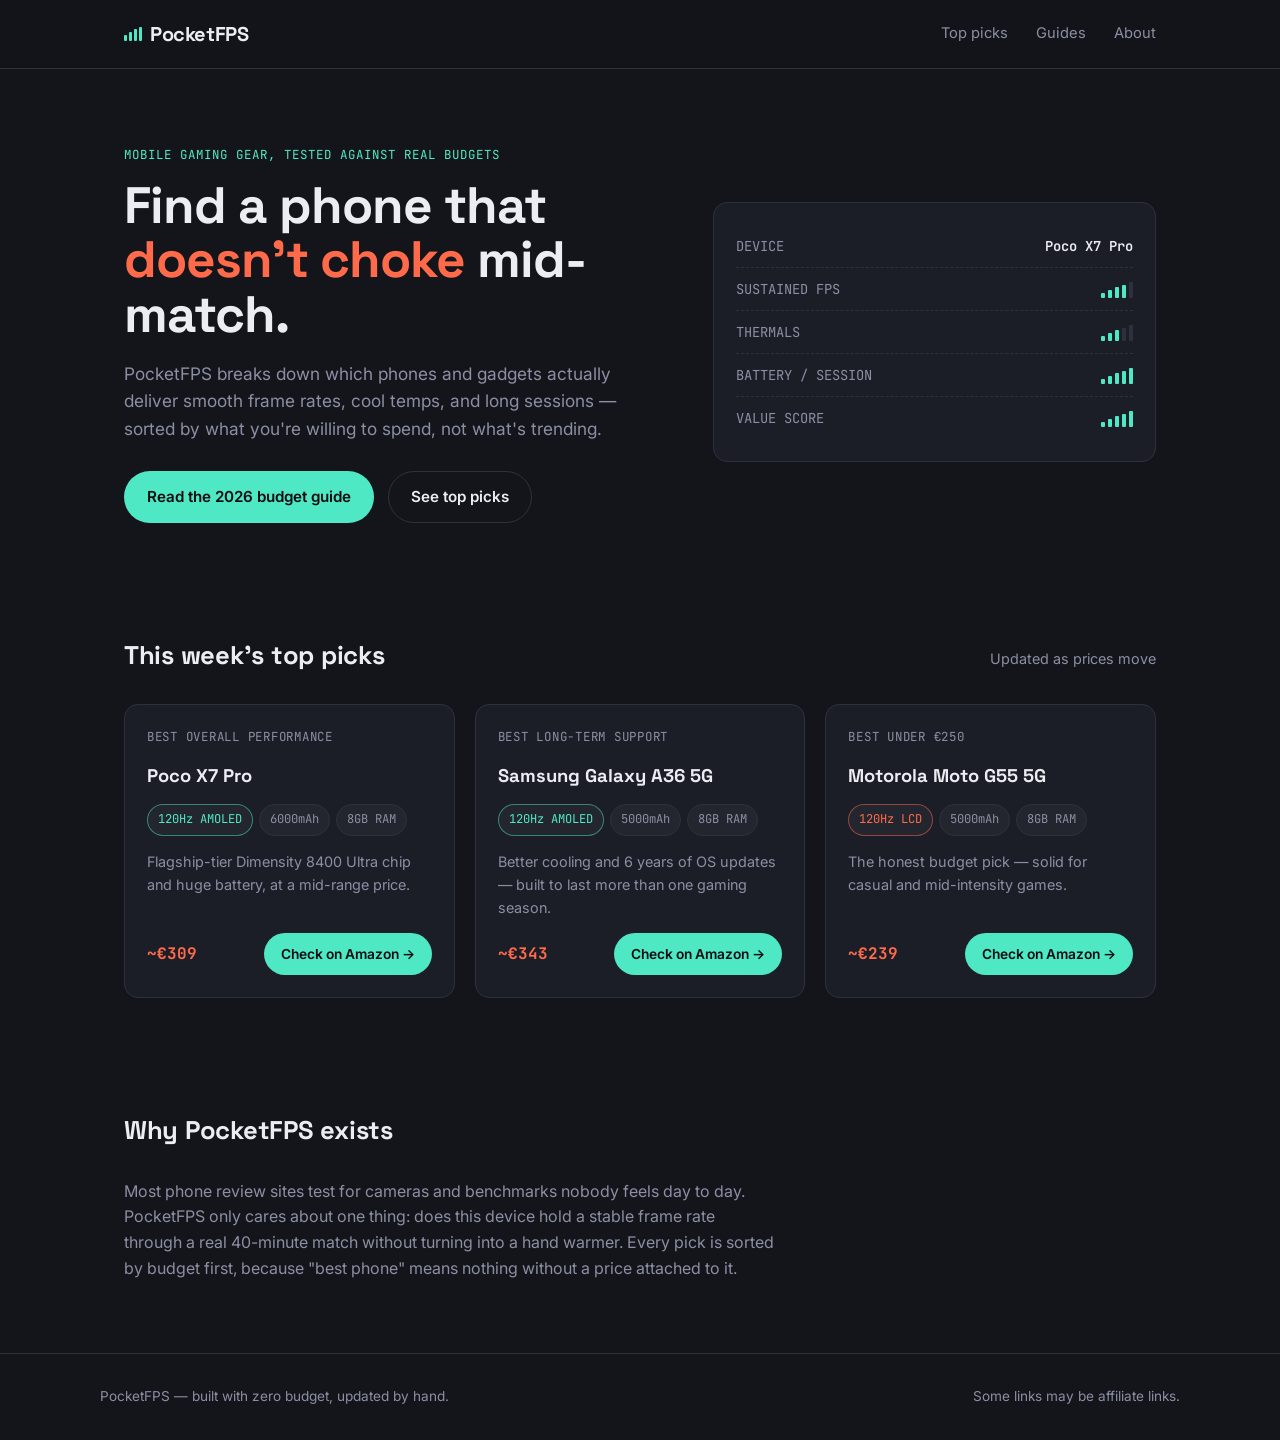
<file: index.html>
<!DOCTYPE html>
<html lang="en">
<head>
<meta name="google-site-verification" content="EXNvPtLNc65wvLnE6dVPSZMNc_7UcEaUmNlO8oDzjtE" />
<meta charset="UTF-8">
<meta name="viewport" content="width=device-width, initial-scale=1.0">
<title>PocketFPS — Phones & gadgets that keep up with your game</title>
<meta name="description" content="No-fluff picks and comparisons for phones and gadgets that actually hold up for mobile gaming, at every budget.">
<link rel="preconnect" href="https://fonts.googleapis.com">
<link href="https://fonts.googleapis.com/css2?family=Space+Grotesk:wght@500;700&family=Inter:wght@400;500;600&family=JetBrains+Mono:wght@400;500&display=swap" rel="stylesheet">
<link rel="stylesheet" href="style.css">
</head>
<body>

<header class="site">
  <div class="site-header-inner">
    <a href="index.html" class="logo">
      <span class="bars"><i></i><i></i><i></i><i></i></span>
      PocketFPS
    </a>
    <nav class="site-nav">
      <a href="#picks">Top picks</a>
      <a href="best-budget-gaming-phones-2026.html">Guides</a>
      <a href="#about">About</a>
    </nav>
  </div>
</header>

<section class="hero">
  <div>
    <span class="eyebrow">Mobile gaming gear, tested against real budgets</span>
    <h1 class="hero-title">Find a phone that <span class="accent">doesn't choke</span> mid-match.</h1>
    <p class="sub">PocketFPS breaks down which phones and gadgets actually deliver smooth frame rates, cool temps, and long sessions — sorted by what you're willing to spend, not what's trending.</p>
    <div style="display:flex; gap:14px; flex-wrap:wrap;">
      <a href="best-budget-gaming-phones-2026.html" class="btn btn-primary">Read the 2026 budget guide</a>
      <a href="#picks" class="btn btn-ghost">See top picks</a>
    </div>
  </div>

  <div class="device-card">
    <div class="row">
      <span class="label">DEVICE</span>
      <span class="value">Poco X7 Pro</span>
    </div>
    <div class="row">
      <span class="label">SUSTAINED FPS</span>
      <span class="value"><span class="signal s4"><i></i><i></i><i></i><i></i><i></i></span></span>
    </div>
    <div class="row">
      <span class="label">THERMALS</span>
      <span class="value"><span class="signal s3"><i></i><i></i><i></i><i></i><i></i></span></span>
    </div>
    <div class="row">
      <span class="label">BATTERY / SESSION</span>
      <span class="value"><span class="signal s5"><i></i><i></i><i></i><i></i><i></i></span></span>
    </div>
    <div class="row">
      <span class="label">VALUE SCORE</span>
      <span class="value"><span class="signal s5"><i></i><i></i><i></i><i></i><i></i></span></span>
    </div>
  </div>
</section>

<section class="section" id="picks">
  <div class="section-head">
    <h2 class="section-title">This week's top picks</h2>
    <span class="section-note">Updated as prices move</span>
  </div>

  <div class="grid">
    <div class="pick-card">
      <span class="rank">BEST OVERALL PERFORMANCE</span>
      <h3>Poco X7 Pro</h3>
      <div class="chips">
        <span class="chip mint">120Hz AMOLED</span>
        <span class="chip">6000mAh</span>
        <span class="chip">8GB RAM</span>
      </div>
      <p style="color:var(--muted); font-size:0.9rem; margin:0;">Flagship-tier Dimensity 8400 Ultra chip and huge battery, at a mid-range price.</p>
      <div class="cta">
        <span class="price">~€309</span>
        <a href="https://www.amazon.fr/-/en/Smartphone-Dimensity-8400-Ultra-Processor-HyperCharge/dp/B0DS1VS2VJ?crid=379S99R59P61X&dib=eyJ2IjoiMSJ9.[base64].xSYcqeY0ggqFHmRc0xEbyWRZU8TW9QAqCROKd1k_JqY&dib_tag=se&keywords=Poco+X7+Pro&qid=1784816529&s=specialty-aps&sprefix=poco+x7+pro%2Cspecialty-aps%2C194&sr=8-7&linkCode=ll2&tag=ilefpins-21&linkId=d4381f4cb58cd0c11b9b6e4cb8e6effd&ref_=as_li_ss_tl" class="btn btn-primary">
Check on Amazon →
</a>
      </div>
    </div>

    <div class="pick-card">
      <span class="rank">BEST LONG-TERM SUPPORT</span>
      <h3>Samsung Galaxy A36 5G</h3>
      <div class="chips">
        <span class="chip mint">120Hz AMOLED</span>
        <span class="chip">5000mAh</span>
        <span class="chip">8GB RAM</span>
      </div>
      <p style="color:var(--muted); font-size:0.9rem; margin:0;">Better cooling and 6 years of OS updates — built to last more than one gaming season.</p>
      <div class="cta">
        <span class="price">~€343</span>
        <a href="https://amzn.to/4yCDemm" class="btn btn-primary">
Check on Amazon →
</a>
      </div>
    </div>

    <div class="pick-card">
      <span class="rank">BEST UNDER €250</span>
      <h3>Motorola Moto G55 5G</h3>
      <div class="chips">
        <span class="chip coral">120Hz LCD</span>
        <span class="chip">5000mAh</span>
        <span class="chip">8GB RAM</span>
      </div>
      <p style="color:var(--muted); font-size:0.9rem; margin:0;">The honest budget pick — solid for casual and mid-intensity games.</p>
      <div class="cta">
        <span class="price">~€239</span>
        <a href="https://amzn.to/4baOXyx" class="btn btn-primary">
Check on Amazon →
</a>
      </div>
    </div>
  </div>
</section>

<section class="section" id="about">
  <div class="section-head">
    <h2 class="section-title">Why PocketFPS exists</h2>
  </div>
  <p style="max-width:65ch; color:var(--muted);">Most phone review sites test for cameras and benchmarks nobody feels day to day. PocketFPS only cares about one thing: does this device hold a stable frame rate through a real 40-minute match without turning into a hand warmer. Every pick is sorted by budget first, because "best phone" means nothing without a price attached to it.</p>
</section>

<footer class="site">
  <div class="footer-inner">
    <span>PocketFPS — built with zero budget, updated by hand.</span>
    <span>Some links may be affiliate links.</span>
  </div>
</footer>

</body>
</html>
</file>
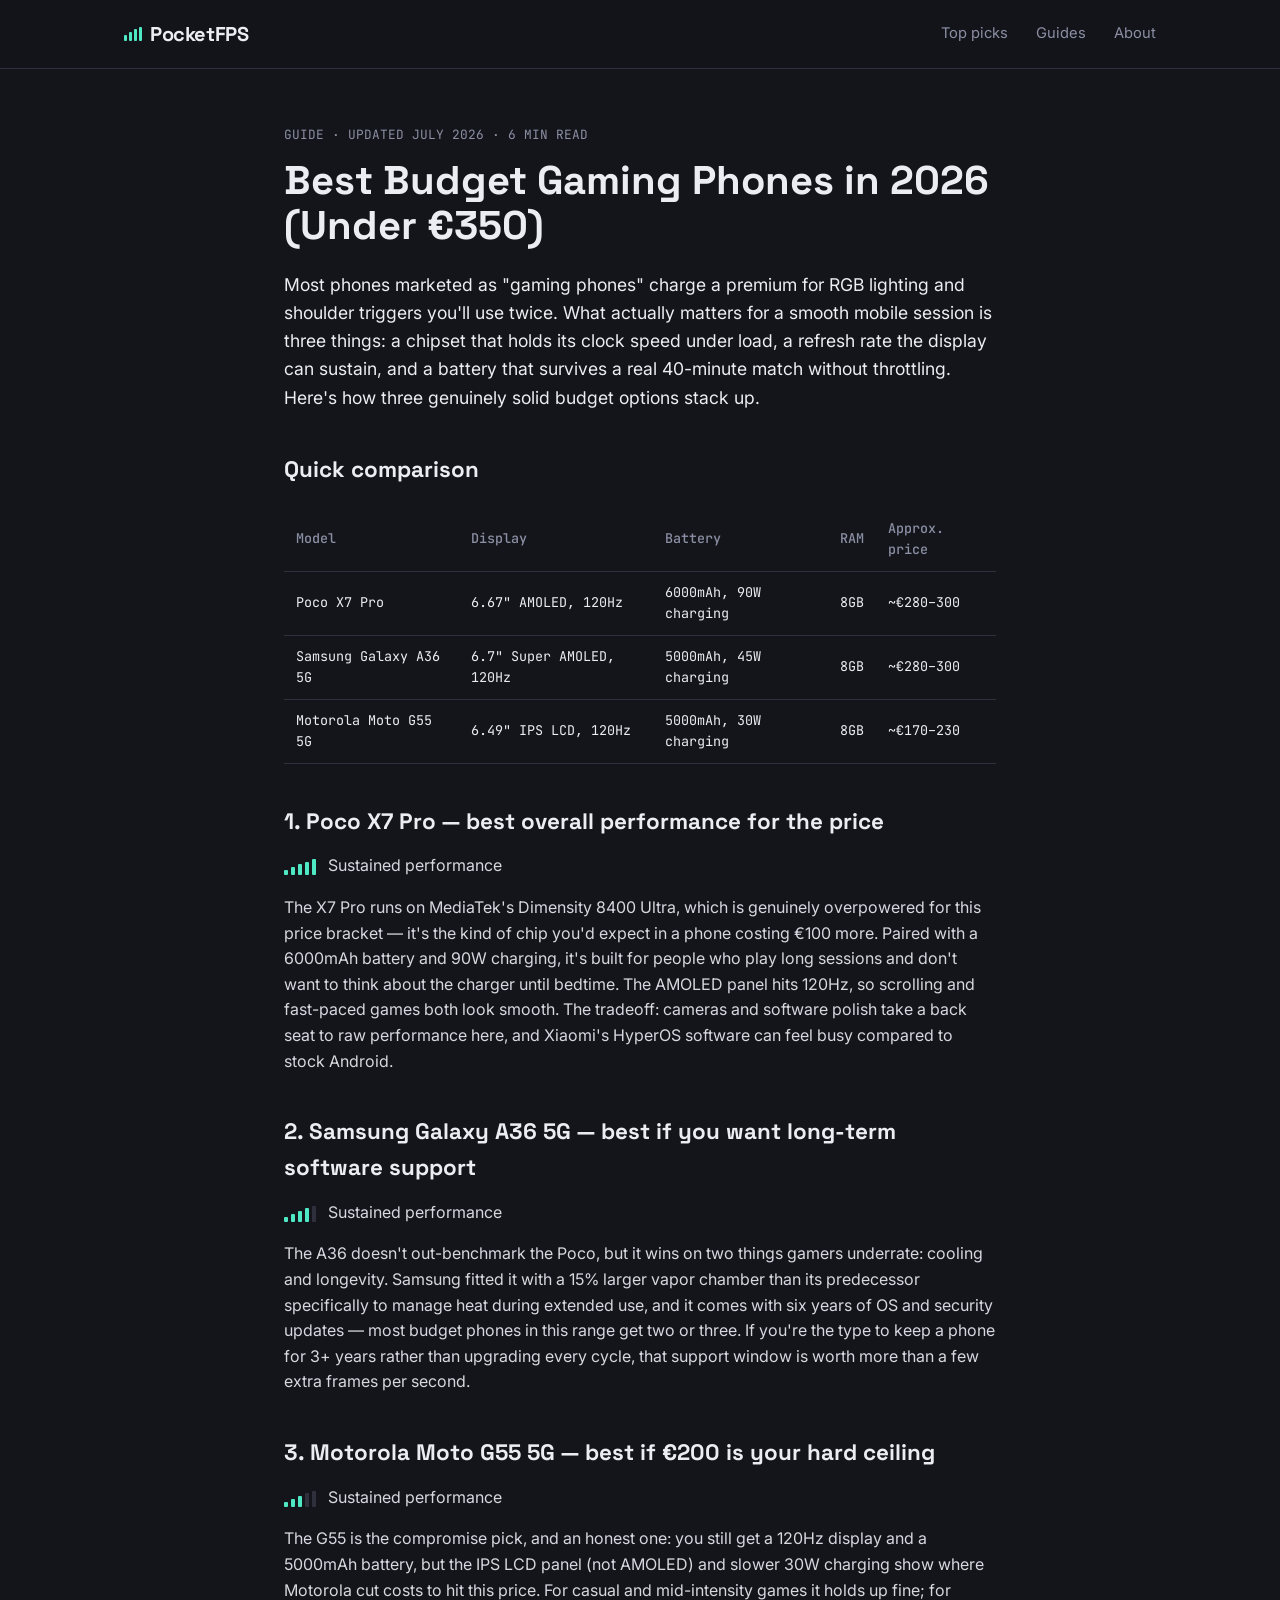
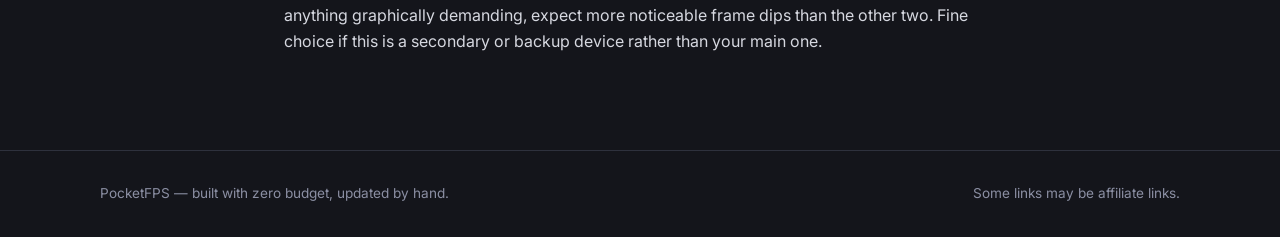
<file: best-budget-gaming-phones-2026.html>
<!DOCTYPE html>
<html lang="en">
<head>
<meta charset="UTF-8">
<meta name="viewport" content="width=device-width, initial-scale=1.0">
<title>Best Budget Gaming Phones (2026 Guide) — PocketFPS</title>
<meta name="description" content="A template comparison guide structure for budget gaming phones — built to be filled in with your own researched picks.">
<link rel="preconnect" href="https://fonts.googleapis.com">
<link href="https://fonts.googleapis.com/css2?family=Space+Grotesk:wght@500;700&family=Inter:wght@400;500;600&family=JetBrains+Mono:wght@400;500&display=swap" rel="stylesheet">
<link rel="stylesheet" href="style.css">
</head>
<body>

<header class="site">
  <div class="site-header-inner">
    <a href="index.html" class="logo">
      <span class="bars"><i></i><i></i><i></i><i></i></span>
      PocketFPS
    </a>
    <nav class="site-nav">
      <a href="index.html#picks">Top picks</a>
      <a href="best-budget-gaming-phones-2026.html">Guides</a>
      <a href="index.html#about">About</a>
    </nav>
  </div>
</header>

<article class="post">
  <div class="post-meta">GUIDE · UPDATED JULY 2026 · 6 MIN READ</div>
  <h1>Best Budget Gaming Phones in 2026 (Under €350)</h1>

  <p class="lede">Most phones marketed as "gaming phones" charge a premium for RGB lighting and shoulder triggers you'll use twice. What actually matters for a smooth mobile session is three things: a chipset that holds its clock speed under load, a refresh rate the display can sustain, and a battery that survives a real 40-minute match without throttling. Here's how three genuinely solid budget options stack up.</p>

  

  <h2>Quick comparison</h2>
  <table class="spec-table">
    <tr>
      <th>Model</th>
      <th>Display</th>
      <th>Battery</th>
      <th>RAM</th>
      <th>Approx. price</th>
    </tr>
    <tr>
      <td>Poco X7 Pro</td>
      <td>6.67" AMOLED, 120Hz</td>
      <td>6000mAh, 90W charging</td>
      <td>8GB</td>
      <td>~€280–300</td>
    </tr>
    <tr>
      <td>Samsung Galaxy A36 5G</td>
      <td>6.7" Super AMOLED, 120Hz</td>
      <td>5000mAh, 45W charging</td>
      <td>8GB</td>
      <td>~€280–300</td>
    </tr>
    <tr>
      <td>Motorola Moto G55 5G</td>
      <td>6.49" IPS LCD, 120Hz</td>
      <td>5000mAh, 30W charging</td>
      <td>8GB</td>
      <td>~€170–230</td>
    </tr>
  </table>

  <h2>1. Poco X7 Pro — best overall performance for the price</h2>
  <p>
    <span class="signal s5"><i></i><i></i><i></i><i></i><i></i></span>
    &nbsp; Sustained performance
  </p>
  <p>The X7 Pro runs on MediaTek's Dimensity 8400 Ultra, which is genuinely overpowered for this price bracket — it's the kind of chip you'd expect in a phone costing €100 more. Paired with a 6000mAh battery and 90W charging, it's built for people who play long sessions and don't want to think about the charger until bedtime. The AMOLED panel hits 120Hz, so scrolling and fast-paced games both look smooth. The tradeoff: cameras and software polish take a back seat to raw performance here, and Xiaomi's HyperOS software can feel busy compared to stock Android.</p>

  <h2>2. Samsung Galaxy A36 5G — best if you want long-term software support</h2>
  <p>
    <span class="signal s4"><i></i><i></i><i></i><i></i><i></i></span>
    &nbsp; Sustained performance
  </p>
  <p>The A36 doesn't out-benchmark the Poco, but it wins on two things gamers underrate: cooling and longevity. Samsung fitted it with a 15% larger vapor chamber than its predecessor specifically to manage heat during extended use, and it comes with six years of OS and security updates — most budget phones in this range get two or three. If you're the type to keep a phone for 3+ years rather than upgrading every cycle, that support window is worth more than a few extra frames per second.</p>

  <h2>3. Motorola Moto G55 5G — best if €200 is your hard ceiling</h2>
  <p>
    <span class="signal s3"><i></i><i></i><i></i><i></i><i></i></span>
    &nbsp; Sustained performance
  </p>
  <p>The G55 is the compromise pick, and an honest one: you still get a 120Hz display and a 5000mAh battery, but the IPS LCD panel (not AMOLED) and slower 30W charging show where Motorola cut costs to hit this price. For casual and mid-intensity games it holds up fine; for anything graphically demanding, expect more noticeable frame dips than the other two. Fine choice if this is a secondary or backup device rather than your main one.</p>

  
</article>

<footer class="site">
  <div class="footer-inner">
    <span>PocketFPS — built with zero budget, updated by hand.</span>
    <span>Some links may be affiliate links.</span>
  </div>
</footer>

</body>
</html>
</file>
<file: style.css>
/* ============================================
   PocketFPS — design tokens
   ============================================ */
:root {
  --bg: #14151B;
  --surface: #1C1E27;
  --surface-2: #23252F;
  --text: #ECEDF2;
  --muted: #8B8FA3;
  --mint: #4FE8C4;
  --coral: #FF6B4A;
  --border: #2E313D;

  --font-display: 'Space Grotesk', 'Arial Narrow', sans-serif;
  --font-body: 'Inter', system-ui, sans-serif;
  --font-mono: 'JetBrains Mono', 'Courier New', monospace;

  --radius: 14px;
  --max-w: 1080px;
}

* { box-sizing: border-box; }

html { scroll-behavior: smooth; }

@media (prefers-reduced-motion: reduce) {
  html { scroll-behavior: auto; }
  * { animation: none !important; transition: none !important; }
}

body {
  margin: 0;
  background: var(--bg);
  color: var(--text);
  font-family: var(--font-body);
  line-height: 1.6;
  -webkit-font-smoothing: antialiased;
}

a { color: inherit; }

:focus-visible {
  outline: 2px solid var(--mint);
  outline-offset: 2px;
}

.wrap {
  max-width: var(--max-w);
  margin: 0 auto;
  padding: 0 24px;
}

/* ---------- Header ---------- */
header.site {
  border-bottom: 1px solid var(--border);
  position: sticky;
  top: 0;
  background: rgba(20, 21, 27, 0.92);
  backdrop-filter: blur(8px);
  z-index: 20;
}

.site-header-inner {
  display: flex;
  align-items: center;
  justify-content: space-between;
  padding: 18px 24px;
  max-width: var(--max-w);
  margin: 0 auto;
}

.logo {
  font-family: var(--font-display);
  font-weight: 700;
  font-size: 1.25rem;
  letter-spacing: -0.02em;
  text-decoration: none;
  display: flex;
  align-items: center;
  gap: 8px;
}

.logo .bars { display: inline-flex; align-items: flex-end; gap: 2px; height: 14px; }
.logo .bars i {
  display: block;
  width: 3px;
  background: var(--mint);
  border-radius: 1px;
}
.logo .bars i:nth-child(1) { height: 40%; }
.logo .bars i:nth-child(2) { height: 65%; }
.logo .bars i:nth-child(3) { height: 85%; }
.logo .bars i:nth-child(4) { height: 100%; }

nav.site-nav { display: flex; gap: 28px; font-size: 0.92rem; color: var(--muted); }
nav.site-nav a { text-decoration: none; }
nav.site-nav a:hover { color: var(--text); }

/* ---------- Hero ---------- */
.hero {
  padding: 72px 24px 56px;
  display: grid;
  grid-template-columns: 1.1fr 0.9fr;
  gap: 48px;
  align-items: center;
  max-width: var(--max-w);
  margin: 0 auto;
}

@media (max-width: 820px) {
  .hero { grid-template-columns: 1fr; padding-top: 48px; }
}

.eyebrow {
  font-family: var(--font-mono);
  font-size: 0.78rem;
  color: var(--mint);
  letter-spacing: 0.08em;
  text-transform: uppercase;
  display: inline-block;
  margin-bottom: 14px;
}

h1.hero-title {
  font-family: var(--font-display);
  font-size: clamp(2.1rem, 4.5vw, 3.2rem);
  line-height: 1.06;
  letter-spacing: -0.02em;
  margin: 0 0 18px;
}

h1.hero-title .accent { color: var(--coral); }

.hero p.sub {
  color: var(--muted);
  font-size: 1.08rem;
  max-width: 46ch;
  margin: 0 0 28px;
}

.btn {
  display: inline-flex;
  align-items: center;
  gap: 8px;
  padding: 13px 22px;
  border-radius: 999px;
  font-weight: 600;
  font-size: 0.95rem;
  text-decoration: none;
  border: 1px solid transparent;
}
.btn-primary { background: var(--mint); color: #0B0C10; }
.btn-primary:hover { background: #6EF0D3; }
.btn-ghost { border-color: var(--border); color: var(--text); }
.btn-ghost:hover { border-color: var(--muted); }

/* ---------- Device card (signature element) ---------- */
.device-card {
  background: var(--surface);
  border: 1px solid var(--border);
  border-radius: var(--radius);
  padding: 22px;
}

.device-card .row {
  display: flex;
  justify-content: space-between;
  align-items: center;
  padding: 10px 0;
  border-bottom: 1px dashed var(--border);
  font-family: var(--font-mono);
  font-size: 0.86rem;
}
.device-card .row:last-child { border-bottom: none; }
.device-card .row .label { color: var(--muted); }
.device-card .row .value { color: var(--text); font-weight: 600; }

/* signal-bar score meter, 1-5 */
.signal {
  display: inline-flex;
  align-items: flex-end;
  gap: 3px;
  height: 16px;
  vertical-align: middle;
}
.signal i {
  width: 4px;
  border-radius: 1px;
  background: var(--border);
}
.signal i:nth-child(1) { height: 30%; }
.signal i:nth-child(2) { height: 50%; }
.signal i:nth-child(3) { height: 68%; }
.signal i:nth-child(4) { height: 84%; }
.signal i:nth-child(5) { height: 100%; }
.signal.s1 i:nth-child(1) { background: var(--mint); }
.signal.s2 i:nth-child(1), .signal.s2 i:nth-child(2) { background: var(--mint); }
.signal.s3 i:nth-child(1), .signal.s3 i:nth-child(2), .signal.s3 i:nth-child(3) { background: var(--mint); }
.signal.s4 i:nth-child(1), .signal.s4 i:nth-child(2), .signal.s4 i:nth-child(3), .signal.s4 i:nth-child(4) { background: var(--mint); }
.signal.s5 i { background: var(--mint); }

/* spec chip / battery-pill badge */
.chip {
  display: inline-flex;
  align-items: center;
  gap: 6px;
  font-family: var(--font-mono);
  font-size: 0.76rem;
  padding: 5px 10px;
  border-radius: 999px;
  border: 1px solid var(--border);
  color: var(--muted);
  background: var(--surface-2);
}
.chip.coral { border-color: rgba(255,107,74,0.5); color: var(--coral); }
.chip.mint { border-color: rgba(79,232,196,0.5); color: var(--mint); }

/* ---------- Section headings ---------- */
.section {
  padding: 56px 24px;
  max-width: var(--max-w);
  margin: 0 auto;
}
.section-head {
  display: flex;
  justify-content: space-between;
  align-items: baseline;
  margin-bottom: 28px;
  flex-wrap: wrap;
  gap: 12px;
}
h2.section-title {
  font-family: var(--font-display);
  font-size: 1.6rem;
  letter-spacing: -0.01em;
  margin: 0;
}
.section-note { color: var(--muted); font-size: 0.9rem; }

/* ---------- Pick cards grid ---------- */
.grid {
  display: grid;
  grid-template-columns: repeat(auto-fit, minmax(260px, 1fr));
  gap: 20px;
}

.pick-card {
  background: var(--surface);
  border: 1px solid var(--border);
  border-radius: var(--radius);
  padding: 22px;
  display: flex;
  flex-direction: column;
  gap: 14px;
}
.pick-card .rank {
  font-family: var(--font-mono);
  color: var(--muted);
  font-size: 0.78rem;
  letter-spacing: 0.06em;
}
.pick-card h3 {
  margin: 0;
  font-family: var(--font-display);
  font-size: 1.15rem;
}
.pick-card .price {
  font-family: var(--font-mono);
  color: var(--coral);
  font-weight: 700;
}
.pick-card .chips { display: flex; flex-wrap: wrap; gap: 6px; }
.pick-card .cta {
  margin-top: auto;
  display: flex;
  align-items: center;
  justify-content: space-between;
  gap: 12px;
}
.pick-card .cta .btn { padding: 9px 16px; font-size: 0.86rem; }

/* ---------- Article ---------- */
article.post {
  max-width: 760px;
  margin: 0 auto;
  padding: 56px 24px 80px;
}
.post-meta {
  font-family: var(--font-mono);
  font-size: 0.8rem;
  color: var(--muted);
  margin-bottom: 14px;
}
article.post h1 {
  font-family: var(--font-display);
  font-size: clamp(1.8rem, 3.4vw, 2.5rem);
  line-height: 1.12;
  margin: 0 0 22px;
}
article.post h2 {
  font-family: var(--font-display);
  font-size: 1.4rem;
  margin: 40px 0 14px;
}
article.post p { color: #D6D8E0; margin: 0 0 16px; }
article.post .lede { color: var(--text); font-size: 1.1rem; }

.callout {
  background: var(--surface);
  border: 1px solid var(--border);
  border-left: 3px solid var(--mint);
  border-radius: 8px;
  padding: 16px 18px;
  font-size: 0.92rem;
  color: var(--muted);
  margin: 24px 0;
}

table.spec-table {
  width: 100%;
  border-collapse: collapse;
  font-family: var(--font-mono);
  font-size: 0.84rem;
  margin: 20px 0 32px;
}
table.spec-table th, table.spec-table td {
  border-bottom: 1px solid var(--border);
  padding: 10px 12px;
  text-align: left;
}
table.spec-table th { color: var(--muted); font-weight: 500; }

/* ---------- Footer ---------- */
footer.site {
  border-top: 1px solid var(--border);
  padding: 32px 24px;
  color: var(--muted);
  font-size: 0.85rem;
}
.footer-inner {
  max-width: var(--max-w);
  margin: 0 auto;
  display: flex;
  justify-content: space-between;
  flex-wrap: wrap;
  gap: 10px;
}
</file>
